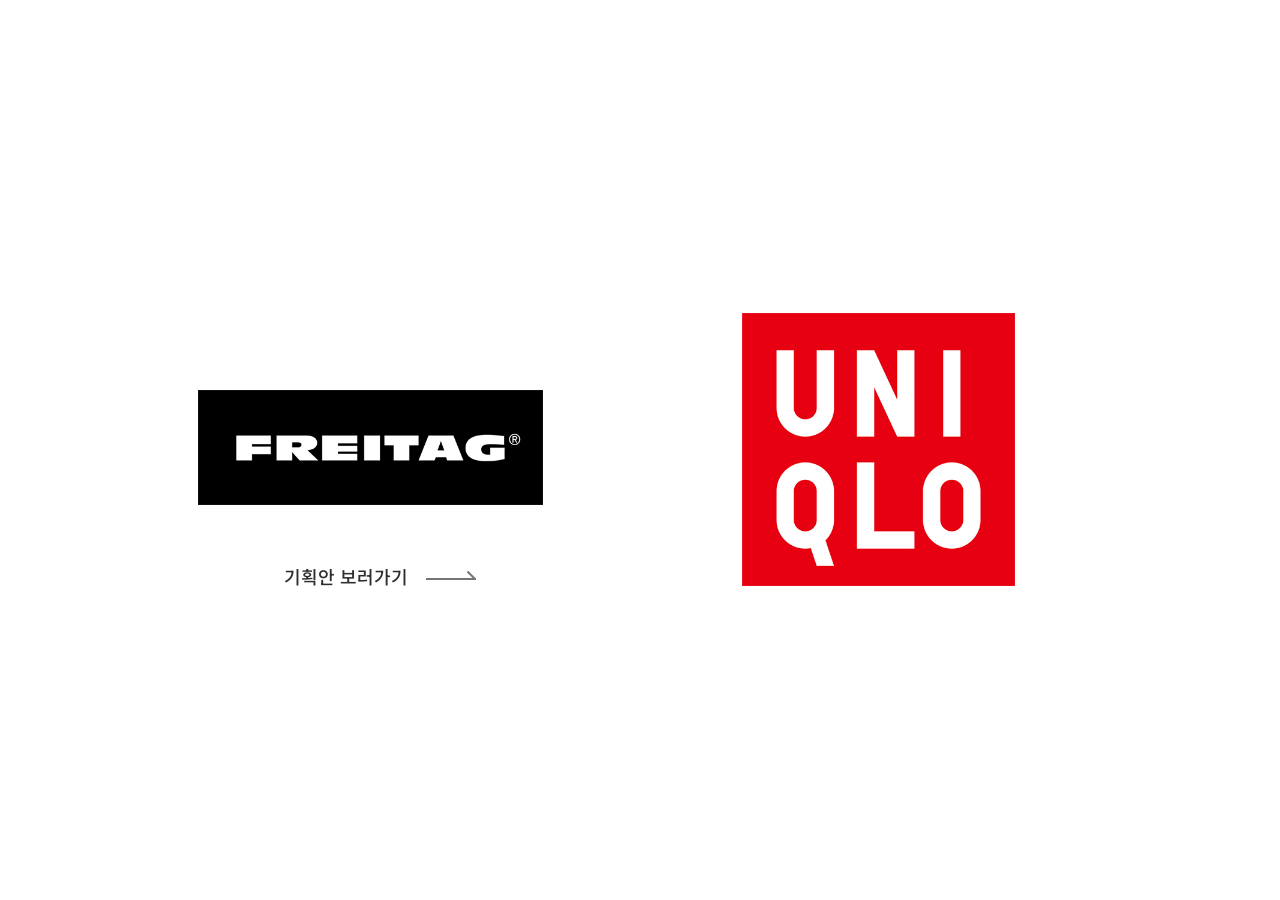
<file: index.html>
<!DOCTYPE html>
<html lang="ko">
	<head>
		<meta name="viewport" content="width=device-width, initial-scale=1, user-scalable=yes, minimum-scale=1, maximum-scale=1">
		
		<meta charset="utf-8" />
		<title>프라이탁 & 유니클로</title>
		
		<!--리셋-->
		<link rel="stylesheet" href="css/reset.css">
		<!--메인-->
		<link rel="stylesheet" href="css/main.css">
		
		<!-- 노토산스 -->
		<link href="https://fonts.googleapis.com/css2?family=Noto+Sans+KR:wght@300;400;500;700&display=swap" rel="stylesheet">	
		
	</head>
	<body>
		<header></header>
		<div class="container">
			<div class="inner">
				<div class="section">
					<div  class="freitag_section">
						<a href="freitag/index.html" class="freitag logo">
							<img src="img/freitag_logo.jpg" alt="프라이탁">
						</a>
						<p class="text">
							<a href="doc.pdf">기획안 보러가기
								<span>하향 화살표</span>
								<span>하향 화살표</span>
							</a>
						</p>						
					</div>
					<div>
						<a href="uniqlo/index.html" class="uniqlo logo">
							<img src="img/uniqlo_logo.jpg" alt="유니클로">
						</a>
					</div>
				</div>
			</div>
		</div>		
	</body>
</html>
</file>
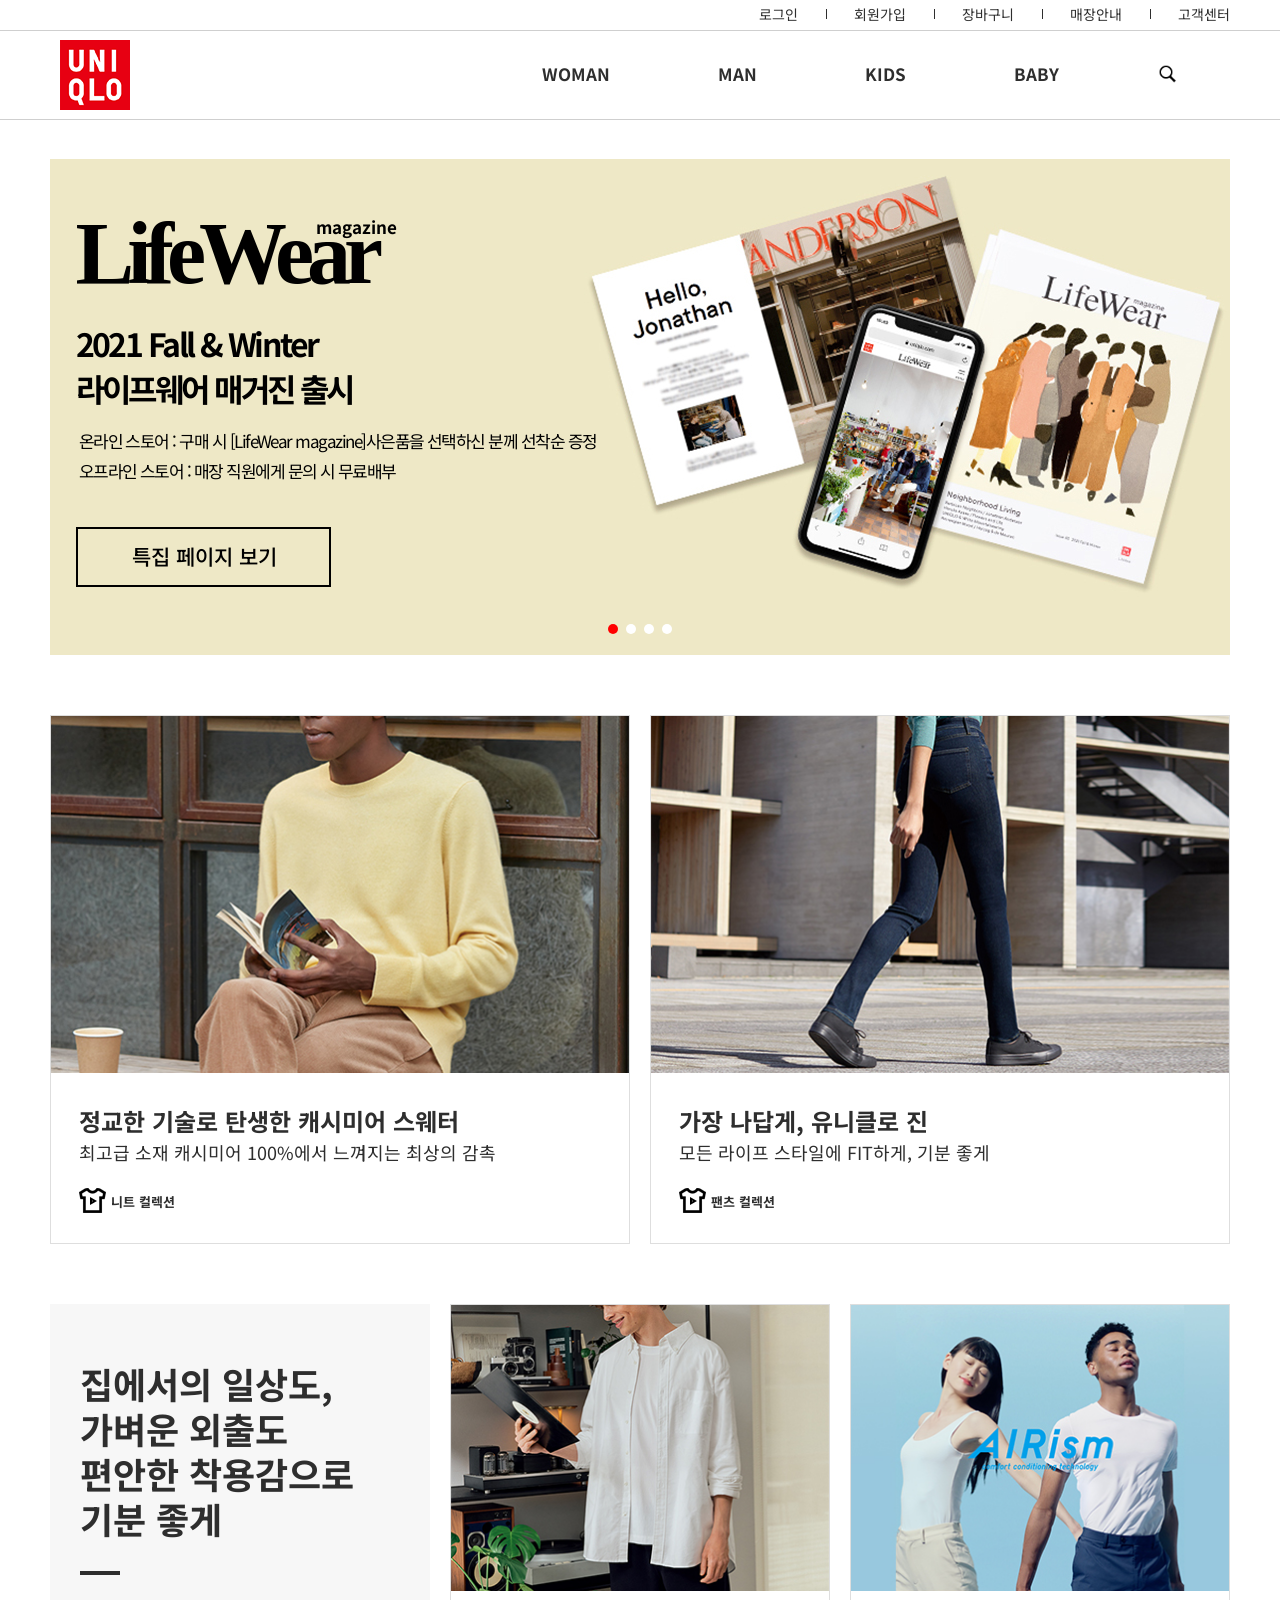
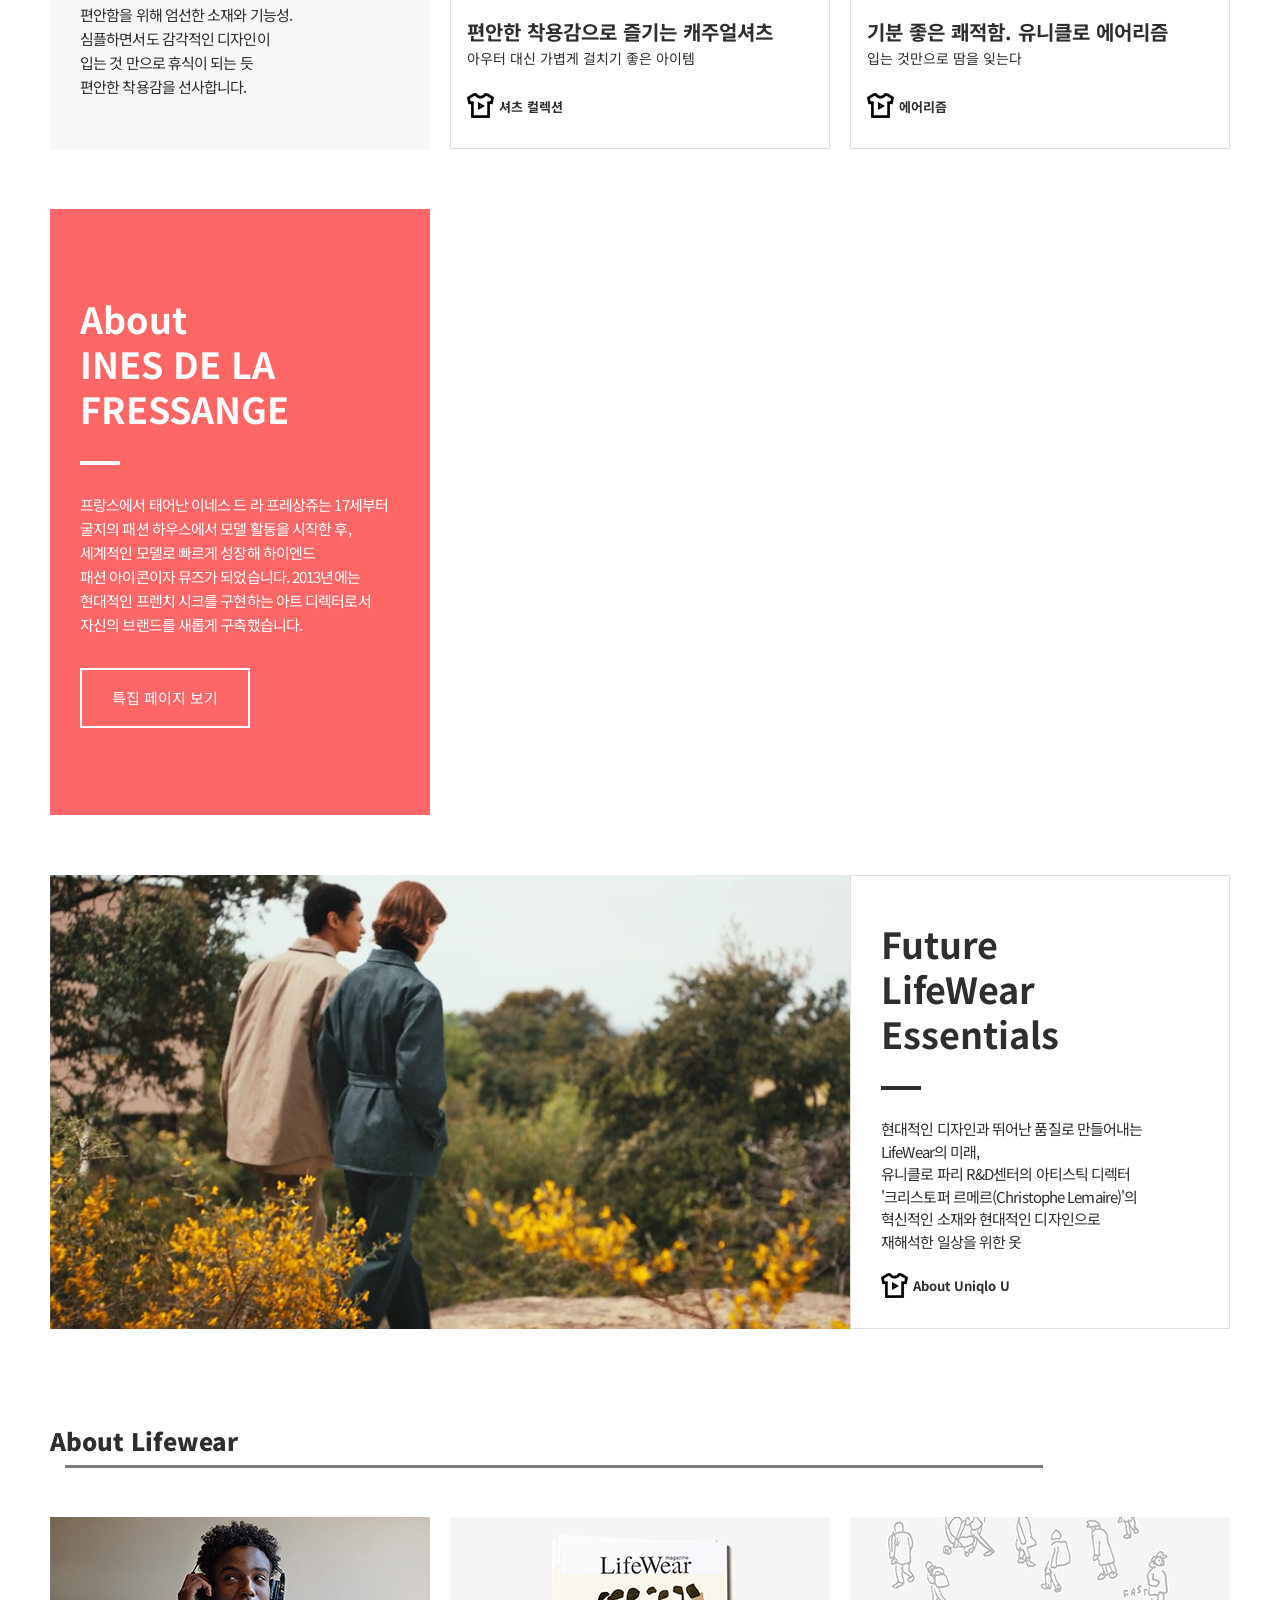
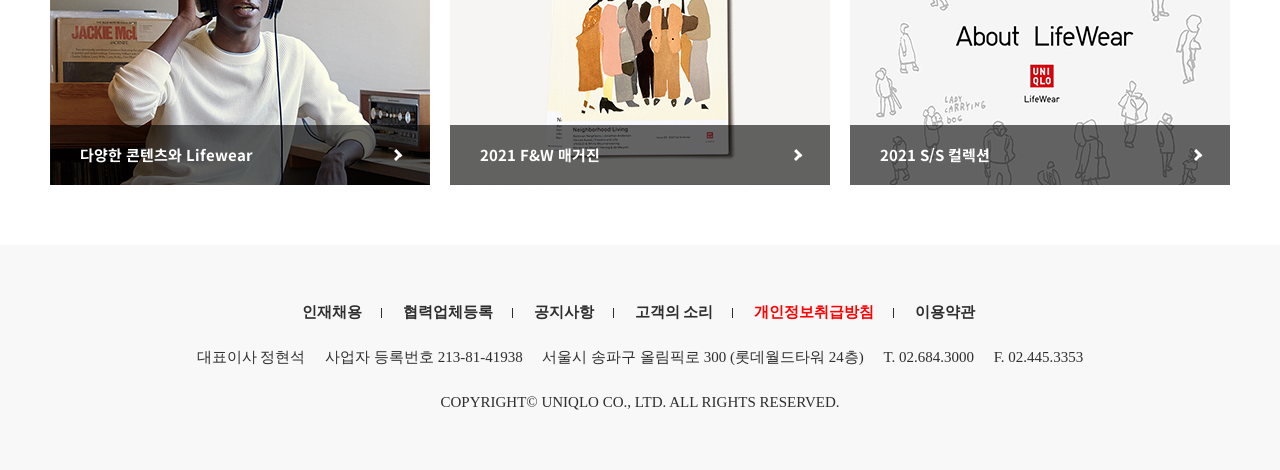
<file: uniqlo/index.html>
<!DOCTYPE html>
<html lang="ko"> 
<head>
	<!-- 반응형 작업시 반드시 들어가야하는 뷰포트 소스 -->
	<meta name="viewport" content="width=device-width, initial-scale=1, user-scalable=yes, minimum-scale=1, maximum-scale=1">
	<meta charset="utf-8">
	<title>유니클로</title>
	<!--리셋-->
	<link rel="stylesheet" href="css/reset.css">
	<!--공통-->
	<link rel="stylesheet" href="css/common.css">
	<!-- 스와이퍼 -->
	<link rel="stylesheet" href="css/swiper.min.css">
	<!--메인-->
	<link rel="stylesheet" href="css/main.css">	
			
	<!-- jquery core -->
	<script src="js/jquery-3.6.0.min.js"></script>
	
	<!-- 메뉴 JS -->
	<script src="js/menu.js"></script>
	
	<!-- 스와이퍼 JS -->
	<script src="js/swiper.min.js"></script>
	<script src="js/swiper_main.js"></script>

	<!--노토산스, 나눔고딕-->
	<link href="https://fonts.googleapis.com/css2?family=Noto+Sans+KR:wght@300;400;500;700;900&family=Noto+Serif+KR:wght@500;600;700&display=swap" rel="stylesheet">
	
</head>
<body>
	<div class="container">
		<header>			
			<div class="top_menu">
				<div class="inner clear">
					<div>
						<a href="#">로그인</a>
						<a href="#">회원가입</a>
						<a href="#">장바구니</a>
						<a href="#">매장안내</a>
						<a href="#">고객센터</a>
					</div>
				</div>
			</div>
			<div class="gnb">
				<div class="inner">
					<h1><a href="#"><img src="img/logo.png" alt="유니클로 로고"></a></h1>
					<div class="menu_bg">하위 메뉴 배경</div>
					<nav class="clear">
						<!-- 모바일에서 보이는 탑메뉴 -->
						<div class="top_menu">							
							<a href="#">로그인</a>
							<a href="#">회원가입</a>
							<a href="#">장바구니</a>
							<a href="#">매장안내</a>
							<a href="#">고객센터</a>
						</div>
						<ul class="clear main_menu">
							<li>
								<a href="#">WOMAN</a><!--상위메뉴-->
								<ul class="sub_menu"><!--하위메뉴그룹-->
									<li><a href="#">아우터</a></li>
									<li><a href="#">상의</a></li>
									<li><a href="#">하의</a></li>
									<li><a href="#">스커트</a></li>
									<li><a href="#">원피스</a></li>
									<li><a href="#">히트텍</a></li>
									<li><a href="#">스포츠웨어</a></li>
									<li><a href="#">홈웨어</a></li>
									<li><a href="#">이너웨어</a></li>
									<li><a href="#">악세사리</a></li>
								</ul>
							</li>
							<li>
								<a href="#">MAN</a>
								<ul class="sub_menu">
									<li><a href="#">아우터</a></li>
									<li><a href="#">상의</a></li>
									<li><a href="#">하의</a></li>
									<li><a href="#">히트텍</a></li>
									<li><a href="#">스포츠웨어</a></li>
									<li><a href="#">홈웨어</a></li>
									<li><a href="#">이너웨어</a></li>
									<li><a href="#">악세사리</a></li>
								</ul>
							</li>
							<li>
								<a href="#">KIDS</a>
								<ul class="sub_menu">
									<li><a href="#">아우터</a></li>
									<li><a href="#">상의</a></li>
									<li><a href="#">하의</a></li>
									<li><a href="#">원피스</a></li>
									<li><a href="#">주니어브라</a></li>
									<li><a href="#">홈웨어</a></li>
									<li><a href="#">에어리즘</a></li>
									<li><a href="#">이너웨어</a></li>
								</ul>
							</li>
							<li>
								<a href="#">BABY</a>
								<ul class="sub_menu">
									<li><a href="#">0개월~2세</a></li>
									<li><a href="#">히트텍</a></li>
									<li><a href="#">6개월~5세 상의</a></li>
									<li><a href="#">6개월~5세 하의</a></li>
									<li><a href="#">6개월~5세 룸ㆍ이너</a></li>	
								</ul>
							</li>
							<li>
								<a href="#"></a>
								<ul class="sub_menu">									
								</ul>
							</li>
						</ul>				
					</nav>
					<!-- 햄버거 메뉴 추가 -->
					<a href="#" class="mobile_menu_btn">
						<span>햄버거 메뉴바</span>
						<span>햄버거 메뉴바</span>
						<span>햄버거 메뉴바</span>
					</a>					
				</div>				
			</div>					
		</header>
		
		<div class="dim">모바일 메뉴 클릭시 어두운 배경</div>
		
		<div class="contents">
			<section class="mv">
				<div class="inner swiper-container">
					<div class="swiper-wrapper">
						<!-- 슬라이드1 -->
						<a href="#" class="clear mv1 swiper-slide">
							<div class="mv_title">
								<h2 class="clear">
									LifeWear
									<span>magazine</span>
								</h2>
								<h3>2021 Fall &amp; Winter <br>라이프웨어 매거진 출시</h3>
								<p>
									온라인 스토어 : 구매 시 [LifeWear magazine]사은품을 선택하신 분께 선착순 증정 <br>오프라인 스토어 : 매장 직원에게 문의 시 무료배부
								</p>
								<p class="white_btn">특집 페이지 보기</p>
							</div>
						</a>
						<!-- 슬라이드2 -->
						<a href="#" class="clear mv2 swiper-slide">
							<div class="mv_title">
								<span class="uniqlo_u_logo"></span>
								<h3>Uniqlo U</h3>
								<p>WOMEN</p>
								<p class="white_btn">LOOKBOOK 보기</p>
							</div>
						</a>
						<!-- 슬라이드3 -->
						<a href="#" class="clear mv3 swiper-slide">
							<div class="mv_title">
								<span class="uniqlo_u_logo"></span>
								<h3>Uniqlo U</h3>
								<p>MEN</p>
								<p class="white_btn">LOOKBOOK 보기</p>
							</div>
						</a>
						<!-- 슬라이드4 -->
						<a href="#" class="clear mv4 swiper-slide">
							<div class="mv_title">
								<span class="uniqlo_u_logo"></span>
								<h3>Uniqlo U</h3>
								<p>KIDS</p>
								<p class="white_btn">LOOKBOOK 보기</p>
							</div>
						</a>
					</div>
					<!-- 스와이퍼 페이지네이션 -->
					<div class="swiper-pagination"></div>
				</div>
			</section>
			
			<section class="collection1">
				<div class="inner clear">
					<a href="#" class="gray_box">
						<div class="img_box">
							<img src="img/knit.jpg"  alt="니트 컬렉션">
						</div>
						<div class="text_box">
							<h3>정교한 기술로 탄생한 <br>캐시미어 스웨터</h3>
							<h4>최고급 소재 캐시미어 100%에서 느껴지는 최상의 감촉</h4>
							<span class="viewmore">니트 컬렉션</span>
						</div>
					</a>
					<a href="#" class="gray_box">
						<div class="img_box">
							<img src="img/pants.jpg"  alt="팬츠 컬렉션">
						</div>
						<div class="text_box">
							<h3>가장 나답게, <br>유니클로 진</h3>
							<h4>모든 라이프 스타일에 FIT하게, 기분 좋게</h4>
							<span class="viewmore">팬츠 컬렉션</span>
						</div>
					</a>
				</div>
			</section>
			
			<section class="collection2">
				<div class="inner clear">
					<div class="title_box">
						<h2>집에서의 일상도, <br>가벼운 외출도 <br>편안한 착용감으로 <br>기분 좋게</h2>							
						<p>
							편안함을 위해 엄선한 소재와 기능성. <br>
							심플하면서도 감각적인 디자인이 <br>
							입는 것 만으로 휴식이 되는 듯 <br>
							편안한 착용감을 선사합니다.
						</p>
					</div>
					<a href="#" class="gray_box">
						<div class="img_box">
							<img src="img/shirt.jpg"  alt="셔츠 컬렉션">
						</div>
						<div class="text_box">
							<h3 class="text">편안한 착용감으로 즐기는 캐주얼셔츠</h3>
							<h4>아우터 대신 가볍게 걸치기 좋은 아이템</h4>
							<span class="viewmore">셔츠 컬렉션</span>
						</div>
						
					</a>
					<a href="#" class="gray_box">
						<div class="img_box">
							<img src="img/airism.jpg"  alt="에어리즘">
						</div>
						<div class="text_box">	
							<h3>기분 좋은 쾌적함. 유니클로 에어리즘</h3>
							<h4>입는 것만으로 땀을 잊는다</h4>
							<span class="viewmore">에어리즘</span>
						</div>
					</a>
				</div>
			</section>
			
			<section class="special_page">
				<div class="inner">
					<div class="title_box">
						<h2>About <br>INES DE LA <br>FRESSANGE</h2>							
						<p>
							프랑스에서 태어난 이네스 드 라 프레상쥬는 17세부터 <br>
							굴지의 패션 하우스에서 모델 활동을 시작한 후, <br>
							세계적인 모델로 빠르게 성장해 하이엔드 <br>
							패션 아이콘이자 뮤즈가 되었습니다. 2013년에는 <br>
							현대적인 프렌치 시크를 구현하는 아트 디렉터로서 <br>
							자신의 브랜드를 새롭게 구축했습니다.
						</p>
						<a href="#" class="white_btn">특집 페이지 보기</a>
					</div>
				</div>			
			</section>
			
			<section class="uniqlo_u">				
				<div class="inner clear">
					<div class="uniqlo_u_img">Future LifeWear Essentials</div>
					<a href="#" class="title_box gray_box">							
						<h2>Future <br>LifeWear <br>Essentials</h2>					
						<p>
							현대적인 디자인과 뛰어난 품질로 만들어내는 <br>
							LifeWear의 미래, <br>
							유니클로 파리 R&D센터의 아티스틱 디렉터 <br>
							'크리스토퍼 르메르(Christophe Lemaire)'의 <br>
							혁신적인 소재와 현대적인 디자인으로 <br>
							재해석한 일상을 위한 옷
						</p>
						<span class="viewmore">About Uniqlo U</span>						
					</a>
				</div>			
			</section>
			
			<section class="lifewear">
				<div class="inner">
					<h2>About Lifewear</h2>
					<div class="lifewear_list_wrap swiper-container">
						<ul class="lifewear_list clear swiper-wrapper" >
							<li class="swiper-slide">
								<a href="#">
									<img src="img/lifewear_01.jpg" alt="라이프웨어 소식">
									<p>다양한 콘텐츠와 Lifewear</p>
								</a>
							</li>
							<li class="swiper-slide">
								<a href="#">
									<img src="img/lifewear_02.jpg" alt="2021 F/W 매거진">
									<p>2021 F&W 매거진</p>
								</a>
							</li>
							<li class="swiper-slide">
								<a href="#">
									<img src="img/lifewear_03.jpg" alt="2021 S/S 컬렉션">
									<p>2021 S/S 컬렉션</p>
								</a>
							</li>
							<li class="swiper-slide">
								<a href="#">
									<img src="img/lifewear_04.jpg" alt="마스터피스">
									<p>Masterpiece</p>
								</a>
							</li>
						</ul>
					</div>
				</div>
			</section>
		</div>
				
		<footer>
			<div class="inner">
				<h2><a href="#"><img src="img/sub_logo.jpg" alt="유니클로 로고"></a></h2>
				<ul>
					<li><a href="#">인재채용</a></li>
					<li><a href="#">협력업체등록</a></li>
					<li><a href="#">공지사항</a></li>
					<li><a href="#">고객의 소리</a></li>
					<li><a href="#">개인정보취급방침</a></li>
					<li><a href="#">이용약관</a></li>
				</ul>
				<address>
					<span>대표이사 정현석</span>
					<span>사업자 등록번호 213-81-41938</span>
					<span>서울시 송파구 올림픽로 300 <br>(롯데월드타워 24층)</span>
					<span>T. 02.684.3000</span>
					<span>F. 02.445.3353</span>					
				</address>
				<p>COPYRIGHT&copy; UNIQLO CO., LTD. ALL RIGHTS RESERVED.</p>
			</div>
		</footer>
	</div>	
</body>
</html>
</file>
<file: css/main.css>
/* font-family: 'Noto Sans KR', sans-serif;  */

a{font-family: 'Noto Sans KR', sans-serif;}

.container{height: 100%}

.inner{height: 100vh; margin: 0 auto; display: flex; flex-direction: column; justify-content: space-around;}
.section{position: absolute; width: 100%; display: flex; justify-content: space-evenly; flex-wrap: wrap;}
.freitag_section{display: flex; flex-direction: column; justify-content: space-between; height: 274px;}
.text{font-size: 18px; font-weight: 500; text-align: center; width: 250px; height: auto; margin: 0 auto;}
.text a{display: inline-block; width: 100%; height: 100%; padding-right: 50px;}
/* p:hover{background: #000; color: #fff;} */

.text a{position: relative;}
span{display: inline-block; height: 2px; background: #767676; text-indent: -9999px; font-size: 0; position: absolute;}
.text:hover span{animation: arrow_ani 0.4s infinite alternate;}

span:first-child{transform: rotate(45deg); right: 20px; top: 7px; width: 10px;}
span:last-child{right: 20px; top: 11px; width: 50px;}

@keyframes arrow_ani{
	from {right: 35px;}
	to {right: 20px;}
}

img{width: 60%; transition: 0.5s}
.logo:hover img{transform: scale(120%)}
.logo{text-align: center; line-height: 12; color: #767676;}
</file>
<file: uniqlo/css/common.css>
/*
	사용폰트	
	font-family: 'Noto Sans KR', sans-serif;
*/

/*공통*/
body{overflow-x: hidden;}
*{font-family: 'Noto Sans KR', sans-serif;}
.container{position: relative; left: 0; transition: 0.8s;}
.clear:after {content:""; display:block; clear:both;}
.inner{border: 0px solid yellow; max-width: 1180px; margin: 0 auto;}

/* 공통 - 헤더 */
header{background: #fff; position: absolute; /*left: 50%; margin-left: -590px;*/ width:100%;}
/* header .inner{overflow: hidden;} */
header a{font-family: 'Noto Sans KR', sans-serif;}

.top_menu .inner{border: 0px solid red; padding: 7px 0;}
.top_menu > .inner > div{float: right;}
.top_menu a{font-size: 14px; color: #2e2e2e;  font-weight: 400; display: inline-block; /*width: 98px;*/ text-align: center; position: relative; padding: 0 26px;}
.top_menu a:last-child{padding-right: 0;}
.top_menu a:after{content:""; display: inline-block; width: 1px; height: 10px; background: #2e2e2e; position: absolute; right: -3px; top: 2px;}
.top_menu a:last-child:after{display: none;}

.gnb{clear: both; background: #fff; height: 90px;  border-top: 1px solid #cfcfcf; border-bottom: 1px solid #cfcfcf;}
.gnb .inner{position: relative;}
.gnb h1{position: absolute; left: 10px; top: 9px;}

.gnb .menu_bg{background: rgba(255,255,255,.95); height: 490px; position: absolute; width: 100%; top: 100%; z-index: 9998; text-indent: -9999px; top: 89px; display: none;}

.gnb nav{position: relative; top: 0; left: -9px; text-align: center;}

.gnb nav .top_menu{display: none;}

.gnb .main_menu {float: right; padding: 34px 0;}
.gnb .main_menu > li{float: left; padding: 0 54px; border: 0px solid blue; position: relative;}
.gnb .main_menu > li:last-child{background:url(../img/search.png) no-repeat center / 19px; display: inline-block; width: 17px; height: 18px;}
.gnb .main_menu > li:last-child:hover{background: url(../img/search_hover.png) no-repeat center / 19px;}
.gnb .main_menu > li a:last-child{font-size: 15px;}

.gnb .main_menu > li > a{font-size: 17px; color: #2e2e2e; font-weight: 700;}
.gnb .main_menu > li > a:hover{font-size: 17px; color: #ff0000; font-weight: 700;}

/* .gnb .menu_bg, .sub_menu{display: none;} */

.gnb .sub_menu{z-index: 9999; position: absolute; top: 52px; left: 0; width: 100%;}
.gnb .sub_menu li{margin: 30px 0;}
.gnb .sub_menu li a{font-size: 15px; color: #333; font-weight: 700;}
.gnb .sub_menu li a:hover{color: #ff0000;}

.mobile_menu_btn{width: 25px; display: none; position: absolute; right: 10px; top: 18px;}
.mobile_menu_btn span{width: 100%; display: block; height: 4px; background: #e70012; text-indent: -9999px; font-size: 0;}
.mobile_menu_btn span:nth-child(2) {margin: 5px 0;}

.dim{width: 100%; height: 100vh; position: absolute; background: rgba(0,0,0,.8); z-index: 998; display: none; font-size: 0; text-indent: -9999px;}

/*공통 - 푸터*/
footer{background: #f8f8f8; color: #2e2e2e; font-size: 15px; text-align: center; padding: 60px 0; margin-top: 60px;}

footer h2{display: none;}

footer li{display: inline-block; padding: 0 20px 0 17px; position: relative;}
footer li:after{content:""; display:block; clear:both; width: 1px; height: 10px; background: #2e2e2e; position: absolute; right: 0; top:3px;}
footer li:last-child:after{display: none;}
footer li:nth-child(5) a{color: #ff0000;}
footer a{color: #2e2e2e; font-weight: 700; }

footer address{margin: 30px 0;}
footer address span{margin-right: 16px;}
footer address span:last-child{margin-right: 0;}
footer address span br{display: none;}


/* 큰 태블릿 또는 작은 노트북 */
@media screen and (max-width : 1200px){
	/* 헤더 */
	.gnb nav{left: 0;}
}

/* 태블릿 */
@media screen and (max-width : 960px){
	/* 헤더 */
	.top_menu{display: none;}
	
	.gnb{height: 60px;}
	.gnb h1{left: 8px; top: 8px;}
	.gnb h1 img{width: 44px;}
	.gnb .menu_bg{display: none;}
	
	.gnb nav{position: absolute; max-width: 480px; width: 100%; height: 200vh; background: #fff; z-index: 999; right: -480px; top: -2px; left: auto; padding-top: 60px; text-align: left;}
	.gnb nav .top_menu{display: flex; justify-content: space-between; float: none; border-top: 1px solid #b0b0b0; border-bottom: 1px solid #b0b0b0; overflow: hidden; padding: 17px 40px 17px 30px; }
	.gnb nav .top_menu a{/*width: 25%;*/ width: 56px; padding: 0; color: #2e2e2e; height: 50px; padding-top: 38px;}
	.gnb nav .top_menu a{font-size: 15px; font-weight: 700; color: #e70012;}
	.gnb nav .top_menu a:after{content:""; display: none; width: 1px; height: 10px; background: #2e2e2e; position: absolute; right: -3px; top: 2px;}
	
	.gnb nav .top_menu a:nth-child(1){background: url(../img/topmenu_01.png) no-repeat center top;}
	.gnb nav .top_menu a:nth-child(2){background: url(../img/topmenu_02.png) no-repeat top;}
	.gnb nav .top_menu a:nth-child(3){background: url(../img/topmenu_03.png) no-repeat top;}
	.gnb nav .top_menu a:nth-child(4){background: url(../img/topmenu_04.png) no-repeat top;}
	.gnb nav .top_menu a:nth-child(5){background: url(../img/topmenu_05.png) no-repeat center top;}
	
	.gnb nav .main_menu{padding: 37px 40px 0 30px; float: none;}
	.gnb .main_menu > li{float: none; padding: 0; overflow: hidden; padding: 0 0 40px 0;}
	.gnb .main_menu > li:last-child {background: url(../img/search.png) no-repeat center / 30px; width: 34px; height: 36px;}
	.gnb .main_menu > li:last-child:hover{background: url(../img/search_hover.png) no-repeat center / 30px;}
	.gnb .main_menu > li > a{float: left; font-size: 24px; padding-top: 5px;}
	.gnb .main_menu > li > a:hover{font-size: 24px;}
	
	.gnb .sub_menu{position: static; left: auto; top: auto; float: right; max-width: 225px; width: calc(100% - 100px);}
	.gnb .sub_menu li{margin: 0 0 30px;}
	.gnb .sub_menu li a:before{content:""; display: inline-block; width: 10px; height: 2px; background: #2e2e2e; vertical-align: middle; margin: 0 20px 4px 0;}
	.gnb .sub_menu li a{display: block; padding: 10px 0;}
	
	
	.mobile_menu_btn{display: block; z-index: 999;}	
	/* 닫기버튼일 경우 */	
	.mobile_menu_btn.on{margin-top: 8px; right: -455px;}
	.mobile_menu_btn.on span{transition: 1s;}
	.mobile_menu_btn.on span:nth-child(1){transform: rotate(765deg);}
	.mobile_menu_btn.on span:nth-child(2){display: none;}
	.mobile_menu_btn.on span:nth-child(3){transform: rotate(-765deg); margin-top: -4px;}
	
	/* 푸터 공통 */
	footer{font-size: 13px;}
}

/* 소형 태블릿 */
@media screen and (max-width : 768px){
	/* 푸터 공통 */
	footer{text-align: right; padding: 30px 0; line-height: 1.54;}
	footer .inner{width: calc(100% - 20px);}
	footer h2{display: block; float: left;}
	footer ul{display: none;}
	footer address{margin: 0;}
	footer address span:nth-child(1), footer address span:nth-child(2), footer address span:nth-child(3){display: block; margin-right: 0;}
}

/* 모바일*/
@media screen and (max-width : 480px){
	/* 헤더 */
	.gnb{height: 50px;}
	.gnb h1{left: 14px; top: 5px;}
	.gnb h1 img{width: 40px;}
	
	.gnb .main_menu > li > a{font-size: 18px; padding-top: 9px;}	
	.gnb .main_menu li a{font-size: 14px;}
	.gnb .main_menu > li > a:hover{font-size: 14px;}
	
	
	.gnb nav{right: -100%; padding-top: 50px;}
	.gnb nav .top_menu{padding: 17px 10px 17px 10px;}
	.gnb nav .top_menu a {font-size: 13px;}
	
	
	.mobile_menu_btn{right: 18px; top: 14px;}
	.mobile_menu_btn.on{right: calc(-100% - -17px); top: 14px;}
	
	/* 푸터 공통 */
	footer{font-size: 12px;}
	footer .inner{width: calc(100% - 20px);}
	footer address span br{display: block;}
	
}
</file>
<file: uniqlo/css/main.css>
/*
	사용폰트
	font-family: 'Noto Serif', serif;
	font-family: 'Noto Sans KR', sans-serif;
*/

/* 공통 */
.clear:after {content:""; display:block; clear:both;}

/*메인페이지 콘텐츠*/


/*섹션 공통*/
.contents, .contents a{font-family: 'Noto Sans KR', sans-serif;}
.contents > section{margin-top: 60px;}

/* 메인비주얼 공통 */
.mv .mv_title{font-size: 28px; color: #fff; float: left; border: 0px solid yellow; height: 100%; padding: 100px 30px 0 0px; padding-left: 3.5vw;}
.mv .mv_title h3{font-size: 32px; font-weight: 700; line-height: 1.4; display: block; letter-spacing: -0.08em; padding-top: 83px;}
.mv .mv_title span{background: url(../img/uniqlo_u_logo.png) no-repeat center; width: 92px; height: 40px; display: inline-block;}
.mv .mv_title p{font-size: 22px; font-weight: 300; padding: 11px 0 0 3px; line-height: 1.45; letter-spacing: -0.09em;}
.mv .mv_title .white_btn{font-size: 18px; font-weight: 400; letter-spacing: 0; color: rgba(255,255,255,1); margin-top: 96px; border: 2px solid #fff; padding-top: 0; line-height: 54px; width: 255px; height: 60px;}
.mv .mv_title .white_btn:hover{color: #000; background: rgba(255,255,255,1);}

/*메인 비주얼*/
.mv{padding-top: 120px; margin-top: 0 !important;}

.mv a{height: 535px; display: block;}
.mv .mv1{background: url(../img/mv_01.jpg) no-repeat bottom;}
.mv .mv2{background: url(../img/mv_02.jpg) no-repeat bottom;}
.mv .mv3{background: url(../img/mv_03.jpg) no-repeat bottom;}
.mv .mv4{background: url(../img/mv_04.jpg) no-repeat bottom;}

.mv1 .mv_title{font-size: 28px; color: #000; float: left; border: 0px solid yellow; height: 100%; padding: 90px 49px 0 24px; padding-left: 2vw;}
.mv1 .mv_title h2{font-family: 'Noto Serif', serif; font-size: 88px; font-weight: 700; color: #000; display: block; letter-spacing: -0.08em; position: relative;}
.mv1 .mv_title h2 span{font-size: 17px; font-family: 'Noto Sans KR', sans-serif; font-weight: 700; color: #000; position: absolute; left: 240px; top: 8px; display:block; letter-spacing: 0; background: none;}
.mv1 .mv_title h3{font-size: 32px; font-weight: 700; line-height: 1.4; display: block; letter-spacing: -0.08em; padding-top: 23px;}
.mv1 .mv_title p{font-size: 17px; font-weight: 400; padding-top: 15px; line-height: 1.8; letter-spacing: -0.09em;}
.mv1 .mv_title .white_btn{font-size: 21px; font-weight: 500; color: #000; letter-spacing: 0; margin-top: 40px; padding-top: 0; line-height: 54px; width: 255px; height: 60px; border: 2px solid #000;}
.mv1 .mv_title .white_btn:hover{color: #eee8c6; background: #000;}

.mv4 .mv_title{color: #000;}
.mv4 .mv_title .white_btn{color: #000; border: 2px solid #000;}
.mv4 .mv_title .white_btn:hover{color: #fff; background: #000;}

.mv .swiper-pagination{text-align: center; bottom: 20px;}
.mv .swiper-pagination-bullet{width: 10px; height: 10px; background: #fff; opacity: 1; border-radius: 5px;}
.mv .swiper-pagination-bullet-active{background: #ff0000;}

/*타이틀박스 공통*/
.title_box{background: #f7f7f7; color: #2e2e2e; font-size: 15px; padding: 57px 30px 0 30px; line-height: 1.6;}
.title_box h2{font-weight: 700; font-size: 36px; margin-bottom: 28px; line-height: 1.25;}
.title_box h2:after{content:""; display: block; width: 40px; height: 4px; background: #2e2e2e; margin-top: 30px;}
.title_box p{font-size: 15px; line-height: 1.6; letter-spacing: -0.06em;}

/*회색박스 공통*/
.gray_box{border: 1px solid #dedede; background: #fff; position: relative;}
.gray_box:hover{}

.gray_box img{width: 100%; transition: 0.5s}
.gray_box .text_box{padding: 30px 30px 0 28px;}
.gray_box .text_box h3{font-size: 24px; font-weight: 700; line-height: 1.5;}
.gray_box .text_box h3 br{display: none;}
.gray_box .text_box h4{font-size: 18px; font-weight: 400; line-height: 1.5;}
/* .gray_box .text_box span{background:url(../img/viewmore.png) no-repeat; height: 21px; display: block; font-size: 13px; padding: 4px 0 0 26px;} */

/*흰색 버튼 공통*/
.white_btn{display: block; width: 170px; height:60px; line-height: 56px; border: 2px solid #fff; text-align: center; color: #fff;}
.white_btn:hover{background: #fff; color: #ff0000; font-weight: 700;}

/*더보기 버튼 공통*/
.viewmore{background: url(../img/viewmore.png) no-repeat; height: 27px; display: block; font-size: 13px; font-weight: 700; padding: 7px 0 0 32px; position: absolute; bottom: 28px;}

/*컬렉션1*/
.collection1 .inner{width: calc(100% - 20px);}
.collection1 a{
	display: block;
	float: left;
	margin-right: 20px;
	height: 529px;
	width: calc(50% - 20px / 2);
	
	/*
	width: 49.15254237288136%; 계산방식 580px/1180px*100;
	margin-right: 1.694915254237288%; 계산방식 20px/1180px*100;
	*/
}
.collection1 a:last-child{margin-right: 0;}
.collection1 .gray_box .img_box{overflow: hidden;}
.collection1 .gray_box:hover img{transform: scale(120%)}


/*컬렉션2*/
.collection2 .inner{width: calc(100% - 20px);}
.collection2 .gray_box .img_box{overflow: hidden;}
.collection2 .gray_box:hover img{transform: scale(120%)}
.collection2 .gray_box .text_box{padding: 26px 10px 0 16px;}
.collection2 .gray_box .text_box h3{font-size: 20px; font-weight: 700;}
.collection2 .gray_box .text_box h4{font-size: 14px; font-weight: 400; line-height: 1.7;}
.collection2 .title_box, .collection2 a{float: left; height: 445px; width: calc(33.3333% - 40px / 3); margin-right: 20px; display: block;}
.collection2 a:last-child{margin-right: 0;}
.collection2 a{font-weight: 700; color: 2e2e2e;}

/*특별 페이지*/
.special_page {background: url(../img/special_page.jpg) no-repeat center / cover fixed;}
.special_page .title_box {background: rgba(255,0,0, 0.6); height: 606px; width: calc(33.3333% - 40px / 3); padding-top: 87px; color: #fff;}
.special_page .title_box h2:after{background: #fff;}
.special_page .white_btn {margin-top: 31px;}

/*유니클로 유*/
.uniqlo_u{height: 454px;}
.uniqlo_u .inner{height: 100%;}
.uniqlo_u .uniqlo_u_img, .uniqlo_u .title_box{height: 100%; float: left;}

.uniqlo_u .uniqlo_u_img{width: calc(100% - (33.3333% - 40px / 3)); background:url(../img/uniqlou.jpg) no-repeat; text-indent: -9999px;}
.uniqlo_u .title_box{width: calc(33.3333% - 40px / 3); color: #2e2e2e; display: block; padding: 45px 30px 0 30px;}
.uniqlo_u .title_box h2:after{background: #2e2e2e; line-height: 1.277777777777778;}
.uniqlo_u .title_box p{margin-bottom: 50px; line-height: 1.5;}
.uniqlo_u .viewmore{padding-top: 3px;}

/*라이프 웨어*/
.lifewear{padding-top: 40px;}
.lifewear h2{font-weight: 900; font-size: 24px; color: #2e2e2e; margin-bottom: 40px;}
.lifewear h2:after{content:""; display: inline-block; width: calc(100% - 202px); /*라이프 웨어 글자 및 여백을 제외한 나머지 너비*/ height: 3px; background: #7d7d7d; margin: 0 0 7px 15px;}

/* 
.lifewear_list li{float: left; border: 0px solid red;}
.lifewear_list li:last-child{margin-right: 0;}
*/
/*width: calc(33.3333% - 40px / 3); margin-right: 20px;*/ 

.lifewear_list li a{display: block; position: relative;}
.lifewear_list li img{width: 100%;}
.lifewear_list li p{background: rgba(0,0,0,0.6) url(../img/arrow_right.png) no-repeat calc(100% - 27px) center; color: #fff; font-weight: 700; font-size: 15px; height: 60px; line-height: 60px; text-indent: 30px; position: absolute; left: 0; bottom: 0; width: 100%;}
.lifewear_list li a:hover p{background: rgba(255,0,0,0.8) url(../img/arrow_right.png) no-repeat calc(100% - 27px) center;}







/* 큰 태블릿 또는 작은 노트북 */
@media screen and (max-width : 1200px){
	/* 타이틀박스공통 */
	.title_box h2{font-size: 3vw; font-weight: 700; margin-bottom: 28px; line-height: 1.25;}
	.title_box h2 br{display: none;}
	
	
	/* 회색박스공통*/
	.gray_box .text_box h3{font-size: 2vw;}
	.gray_box .text_box h4{font-size: 1.5vw;}
	
	/* 컬렉션1 */
	.collection1 a{height: calc(35.83333333333333vw + 99px);}
	
	/* 358px(이미지) + 72px(h3) / 1200 * 100 */
	
	/* 컬렉션2 */
	.collection2 .title_box .collection2 a{height: calc(24.25vw + 164px);}/* 이미지 높이 (231px) + h3글자의 높이 (60px)를 vw로 변환  즉, 291 / 1200 * 100, 455px (박스의 전체 높이) 291px을 제외한 값을 px로 추가함*  24.16666666666667vw + 155px*/
	.collection2 .gray_box .text_box h3{font-size: 1.666666666666667vw; line-height: 1.3;}
	/* .collection2 .gray_box .text_box h3 br{display: block;} */
	
	/* 특별 페이지 */
	.special_page .title_box{width: 470px; height: 520px; padding-top: 40px;}
	.special_page .title_box h2 {font-size: 32px;}
	
	/* 식재료 이야기 */
	.uniqlo_u {height: 375px;}
	.uniqlo_u .title_box p br{display: none;}
	
	/* 라이프 웨어 */
	.lifewear .inner{width: calc(100% - 20px);}
}

/* 태블릿 */
@media screen and (max-width : 960px){
	/* 메인비주얼 */
	.mv{padding-top: 60px;}
	.mv a{height: 307px;}
	.mv .mv1{background-color: #eee8c6; background-size: 765px; background-position: center;}
	.mv .mv2{background-size: 960px; background-position: top;}
	.mv .mv3{background-size: 960px; background-position: top;}
	.mv .mv4{background-size: 1120px; background-position: 0px -35px;}
	
	.mv .mv_title {font-size: 18px; padding-top: 35px; padding-left: 14.89583333333333vw;}
	.mv .mv_title h2{font-size: 56px; font-weight: 700; color: #000; display: block; letter-spacing: -0.08em; position: relative;}
	.mv .mv_title h2 span{font-size: 11px; font-family: 'Noto Sans KR', sans-serif; font-weight: 700; color: #000; position: absolute; left: 155px; top: 4px; display:block; letter-spacing: 0;}
	.mv .mv_title h3{font-size: 21px; font-weight: 700; line-height: 1.4; display:block; letter-spacing: -0.05em; padding-top: 45px;}
	.mv .mv_title p{font-size: 12px; font-weight: 400; padding-top: 0; line-height: 1.8; letter-spacing: -0.09em;}
	.mv .mv_title .white_btn{font-size: 13px; margin-top: 55px; line-height: 32px; width: 160px; height: 35px; border: 1px solid #fff;}
	
	.mv1 .mv_title {font-size: 18px; padding-top: 35px; padding-left: 14.89583333333333vw;}
	.mv1 .mv_title h2{font-size: 56px; font-weight: 700; color: #000; display: block; letter-spacing: -0.08em; position: relative;}
	.mv1 .mv_title h2 span{font-size: 11px; font-family: 'Noto Sans KR', sans-serif; font-weight: 700; color: #000; position: absolute; left: 155px; top: 4px; display:block; letter-spacing: 0;}
	.mv1 .mv_title h3{font-size: 21px; font-weight: 700; line-height: 1.4; display:block; letter-spacing: -0.05em; padding-top: 23px;}
	.mv1 .mv_title p{font-size: 12px; font-weight: 400; padding-top: 8px; line-height: 1.8; letter-spacing: -0.09em;}
	.mv1 .mv_title .white_btn{border: 1px solid #000; margin-top: 30px;}
	
	.mv4 .mv_title .white_btn{font-size: 13px; margin-top: 55px; line-height: 32px; width: 160px; height: 35px; border: 1px solid #000;}
	/* .mv2 .mv_title, .mv3 .mv_title, .mv4 .mv_title */	
	/* .mv2 .mv_title{font-size: 28px; color: #fff; float: left; border: 0px solid yellow; height: 100%; padding: 90px 10px 0 0; padding-left: 13vw;} */
	/* .mv .mv_title p{font-size: 15px; font-weight: 400; padding-top: 7px; line-height: 1.3; letter-spacing: -0.075em;} */
	/* .mv2 .mv_title .white_btn{font-size: 12px; margin-top: 49px; line-height: 32px; width: 163px; height: 35px; border: 1px solid #fff;} */
	
	.mv .swiper-pagination{text-align: center; bottom: 15px;}
	
	/* 타이틀박스 공통*/
	.title_box{padding: 53px 19px 0 19px;}
	.title_box h2{font-size: 26px;}
	.title_box p {font-size: 15px;}
	.title_box p br{display: none;}
	
		
	/* 회색박스공통 */
	.gray_box .text_box{padding: 18px 18px 0;}
	.gray_box .text_box h3{font-size: 18px; line-height: 1.3;}
	.gray_box .text_box h4{font-size: 12px; padding-top: 5px;}
	
	/* 컬렉션 */
	.collection2 .title_box p {letter-spacing: -0.07em;}
	.collection2 .title_box p br{display: none;}
	.collection2 .title_box, .collection2 a{height: 46.35416666666667vw; }
	.collection2 .gray_box .text_box h3{font-size: 18px;}
	.collection2 .gray_box .text_box h3 br{display: none;}	
	.collection2 .gray_box .text_box {height: calc(24.25vw + 164px);}	
	
	/* 특별 페이지 */
	.special_page .title_box{height: 410px;}
	.white_btn {width: 150px;}
	
	/* 유니클로 유 */
	.uniqlo_u{height: 400px;}
	.uniqlo_u .uniqlo_u_img{background-position: center; width: calc(100% - 310px);}
	.uniqlo_u .title_box{width: 310px; padding: 45px 20px 0 25px;}
    
	
	/* 라이프 웨어 */
	.lifewear{padding: 0; }
}

/* 소형테블릿 */
@media screen and (max-width : 768px){
	/* 메인비주얼 */
	
	.mv .mv_title{padding-left: 7.812vw; /*6px (임의의 값) / 768px (현재미디어쿼리로 잡은 분기점해상동)*/}
	
	/* 타이틀박스공통 */
	.title_box p br{display: block;}
	
	/* 회색박스공통 */	
	.gray_box .text_box h3 br{display: block;}
	
	/* 컬렉션1 */
	.collection1 a{height: calc(29vw + 190px);} /* 레이아웃이 틀어지지 않게 임의로 조정 */
	
	/* 컬렉션 */
	.collection2 .title_box{float: none; width: calc(100% + 20px); margin-left: -10px; height: 480px;}/*부모인 inner 너비보다 넓게 표현하기 위한 방법*/
	.collection2 a{width: calc(50% - 20px / 2); margin-top: -146px; height: calc(38vw + 170px); /*높이 임의조정*/}
	
	/* 특별 페이지 */
	.special_page .inner{width: calc(100% - 20px); padding: 34px 0;}
	.special_page .title_box{width: 100%; max-width: 540px; margin: 0 auto; height: 494px; padding-top: 65px;}
	
	/* 유니클로 유 */
	.uniqlo_u{height: auto;}
	.uniqlo_u .inner{width: calc(100% - 20px);}
	.uniqlo_u .uniqlo_u_img, .uniqlo_u .title_box{float: none; width: 100%;}
	.uniqlo_u .uniqlo_u_img{height: 55vw; background-size: cover; min-height: 230px;}
	.uniqlo_u .gray_box{padding-bottom: 20px;}
	.uniqlo_u .title_box{padding: 45px 30px 20px 30px;}
	.uniqlo_u .title_box h2 br:nth-child(1){display: none;}
	.uniqlo_u .viewmore{position: static; bottom: auto;}
	
	/* 라이프 웨어 */
	
	/* .lifewear_list li{width: calc(50% - 20px / 2);} */
	/* .lifewear_list li:nth-child(2){margin-right: 0;} */
	/*.lifewear_list li:last-child{display: none;}*/
	.lifewear_list li p{height: 50px; line-height: 50px; font-size: 13px; text-indent: 20px; background-position: calc(100% - 20px) center;}
	.lifewear_list li a:hover p{background-position: calc(100% - 20px) center;}

}

/* 모바일*/
@media screen and (max-width : 480px){
	/* 섹션공통 */
	.contents > section: {margin-top: 40px;}
	
	/* 메인비주얼 */
	.mv{padding-top: 50px;}
	
	.mv a{height: 66.66666666666667vw;/*320px vw로 변환*/ min-height: 270px;}	
	.mv .mv1{background: #eee8c6 url(../img/mv_01.jpg) no-repeat -118px 45px; background-size: 650px;}
	.mv .mv2{background-size: 763px;}
	.mv .mv3{background-size: 763px;}
	.mv .mv4{background-size: 800px; background-position: -167px -8px;}
	
	.mv .mv_title{width: 61%; padding: 12% 0 0 24px;}
	.mv .mv_title h2{font-size: 47px; font-weight: 700; position: relative;}
	.mv .mv_title h2 span{font-size: 1.875vw; position: absolute; left: 130px; top: 3px; display:block; letter-spacing: 0;}
	.mv .mv_title h3{font-size: 18px; font-weight: 700; line-height: 1.4; display:block; letter-spacing: -0.05em; padding-top: 30px;}
	.mv .mv_title .white_btn{margin-top: 11.45833333333333vw;}
	/* .mv .mv_title p{margin-top: 8px;} */

	.mv1 .mv_title p{display: none;}
	.mv1 .mv_title .white_btn{display: block; margin-top: 9.375vw; width: 130px;}
	
	.mv4 .mv_title .white_btn{background: #000; color: #fff;}
	
	
	.mv .swiper-pagination{text-align: middle;}
	
	/* 타이틀박스 공통*/
	.title_box h2{font-size: 6.666666666666667vw;} 
		
	/* 회색박스공통 */
	.gray_box{padding-bottom: 20px !important;}
	.gray_box .text_box h3{height: auto;}/* 기존에 따로 가졌던  height값을 상실하고 안에 있는 자식요소들(컨텐츠)이 만들어내는  높이값을 가지게함 */
	.gray_box .text_box h4{margin-bottom: 20px;}
	
	/* 더보기 버튼 */
	.viewmore{position: static; bottom: auto;}
	
	/* 컬렉션1 */
	.collection1 .inner{width: calc(100% - 36px);}
	.collection1 a{float: none; margin-right: 0; width: 100%; margin-bottom: 20px; height: auto;}
	.collection1 a:last-of-type{margin-bottom: 0;}
	
	/* 컬렉션 */
	.collection2 .inner{width: calc(100% - 36px);}
	.collection2 .title_box{width: calc(100% + 36px); margin-left: -18px;}
	.collection2 a{float: none; width: 100%; height: auto;}
	.collection2 a:last-child{margin-top: 20px;}
	.collection2 .gray_box .text_box {height: 100%}
	
	/* 특별 페이지 */
	.special_page .title_box p br{display: none;}
	
	/* 유니클로 유 */
	.uniqlo_u .inner{width: calc(100% - 36px);}
	.uniqlo_u .title_box{padding: 28px 15px 0 15px;}
	.uniqlo_u .title_box p{margin-bottom: 32px;}
	
	/* 라이프 웨어 */
	.content > .lifewear{margin-top: 50px;}
	.lifewear .inner{width: calc(100% - 36px);}
	.lifewear_list_wrap{width: calc(100% + 10px); /*overflow: auto;*/}
	/* .lifewear_list{width: 170%;} */
}

/* 작은 모바일 */
/* @media screen and (max-width : 320px){ */
	/* 메인비주얼 */
	/* .mv .mv_title{width: 61%; padding: 12% 0 0 24px;} */
	
}
</file>
